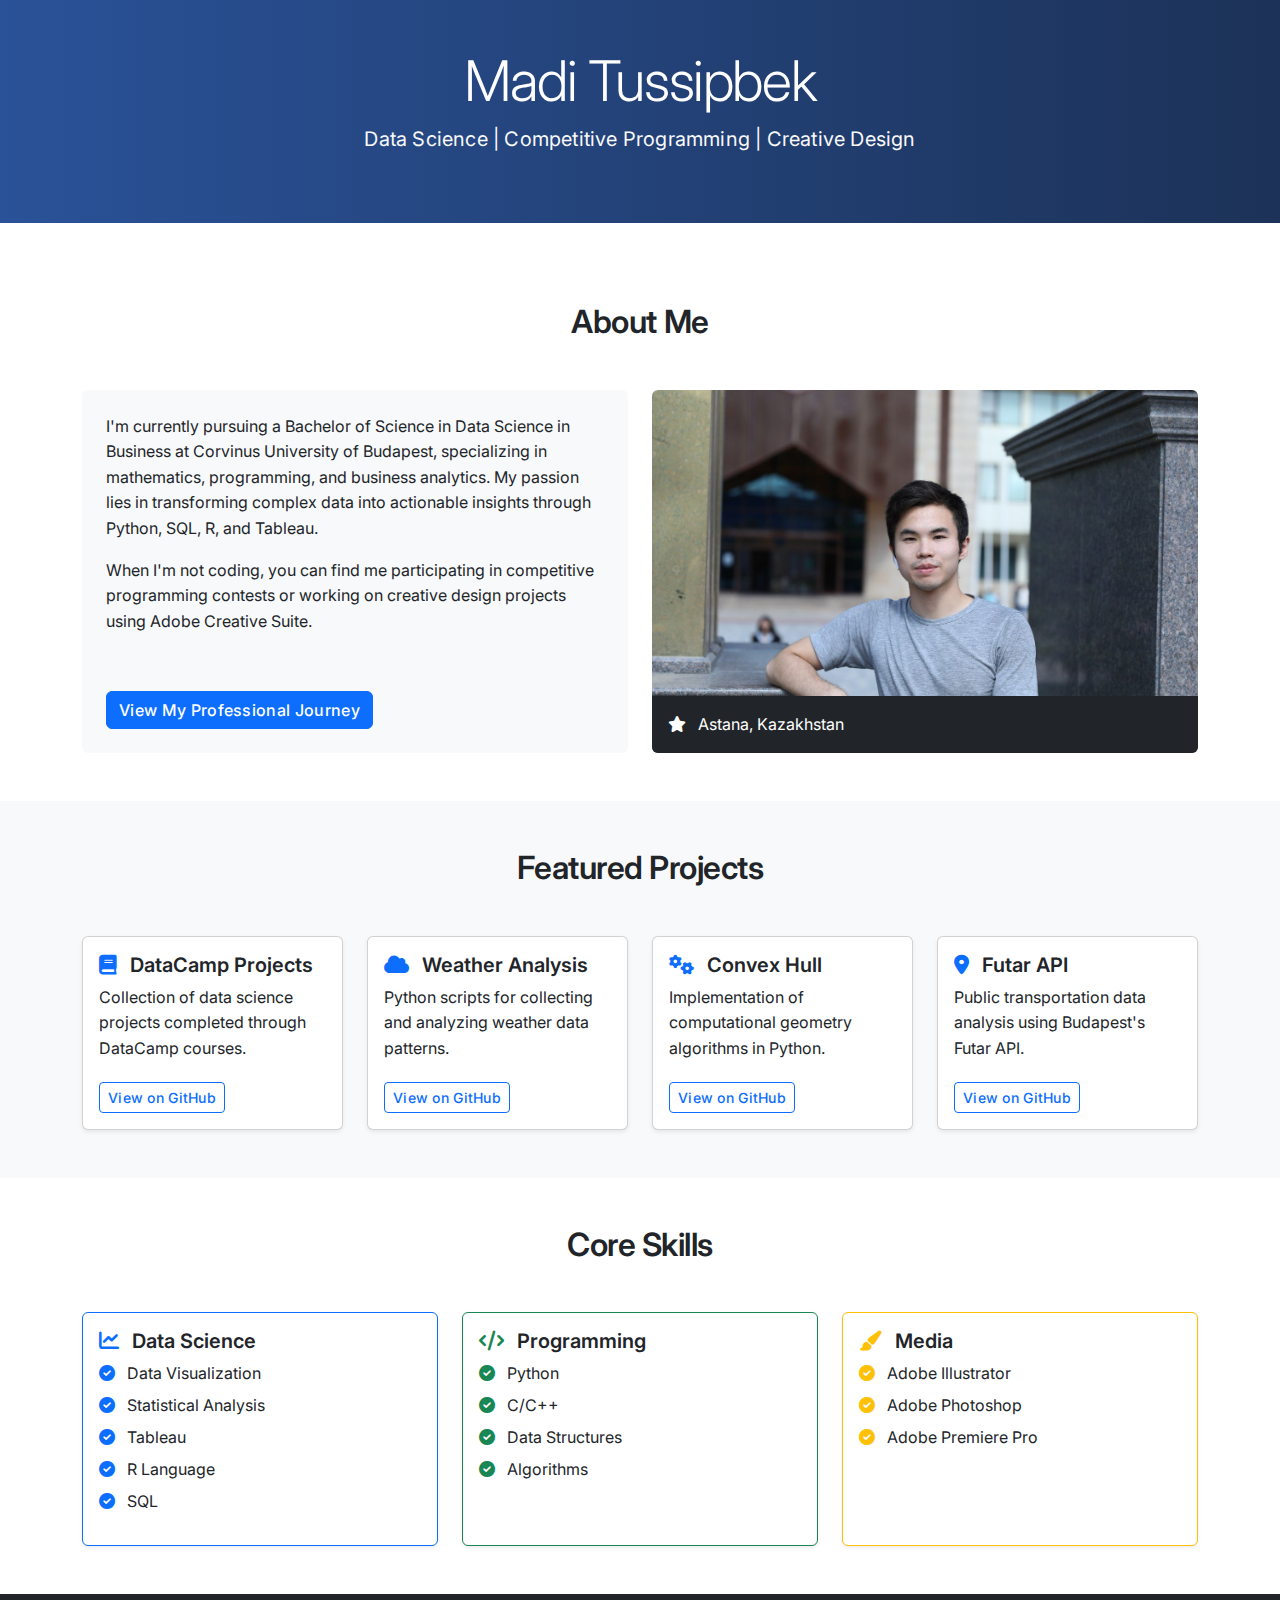
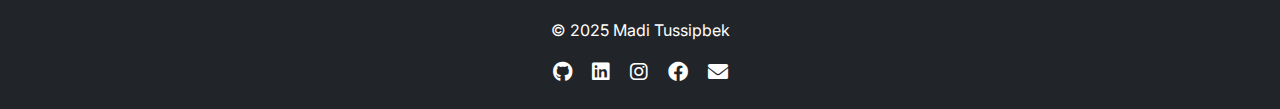
<file: index.html>
<!DOCTYPE html>
<html lang="en">
<head>
    <meta charset="UTF-8">
    <meta name="viewport" content="width=device-width, initial-scale=1.0">
    <title>Madi Tussipbek | Data Scientist</title>
    <link rel="preconnect" href="https://fonts.googleapis.com">
    <link rel="preconnect" href="https://fonts.gstatic.com" crossorigin>
    <link href="https://fonts.googleapis.com/css2?family=Inter:wght@400;500;600;700&display=swap" rel="stylesheet">
    <link href="https://cdn.jsdelivr.net/npm/bootstrap@5.3.0/dist/css/bootstrap.min.css" rel="stylesheet">
    <link href="https://cdnjs.cloudflare.com/ajax/libs/font-awesome/6.0.0-beta3/css/all.min.css" rel="stylesheet">
    <link rel="stylesheet" href="styles.css">
</head>
<body>
    <header class="header-gradient py-5">
        <div class="container text-center">
            <h1 class="display-4">Madi Tussipbek</h1>
            <p class="lead text-light">Data Science | Competitive Programming | Creative Design</p>
        </div>
    </header>

    <section id="about" class="py-5">
        <div class="container">
            <h2 class="text-center mb-5">About Me</h2>
            <div class="row g-4 align-items-stretch">
                <div class="col-lg-6">
                    <div class="bg-light p-4 rounded h-100 d-flex flex-column">
                        <div class="flex-grow-1">
                            <p class="mb-3">
                                I'm currently pursuing a Bachelor of Science in Data Science in Business at Corvinus University of Budapest, 
                                specializing in mathematics, programming, and business analytics. My passion lies in transforming complex data 
                                into actionable insights through Python, SQL, R, and Tableau.
                            </p>
                            <p class="mb-4">
                                When I'm not coding, you can find me participating in competitive programming contests or working on creative 
                                design projects using Adobe Creative Suite.
                            </p>
                        </div>
                        <div class="mt-auto">
                            <a href="roadmap.html" class="btn btn-primary">View My Professional Journey</a>
                        </div>
                    </div>
                </div>
                <div class="col-lg-6">
                    <div class="h-100 position-relative">
                        <img src="me.jpg" alt="Madi Tussipbek posing with goats" class="img-fluid rounded h-100 w-100 object-fit-cover">
                        <div class="image-caption bg-dark text-white p-3 rounded-bottom">
                            <i class="fas fa-star me-2"></i> Astana, Kazakhstan
                        </div>
                    </div>
                </div>
            </div>
        </div>
    </section>

    <section id="projects" class="py-5 bg-light">
        <div class="container">
            <h2 class="text-center mb-5">Featured Projects</h2>
            <div class="row g-4">
                <div class="col-md-6 col-xl-3">
                    <div class="card h-100 shadow-sm">
                        <div class="card-body">
                            <h3 class="h5 card-title"><i class="fas fa-book me-2 text-primary"></i> DataCamp Projects</h3>
                            <p class="card-text">Collection of data science projects completed through DataCamp courses.</p>
                            <a href="https://github.com/madimyn/DataCamp" class="btn btn-sm btn-outline-primary">View on GitHub</a>
                        </div>
                    </div>
                </div>
                <div class="col-md-6 col-xl-3">
                    <div class="card h-100 shadow-sm">
                        <div class="card-body">
                            <h3 class="h5 card-title"><i class="fas fa-cloud me-2 text-primary"></i> Weather Analysis</h3>
                            <p class="card-text">Python scripts for collecting and analyzing weather data patterns.</p>
                            <a href="https://github.com/madimyn/weather" class="btn btn-sm btn-outline-primary">View on GitHub</a>
                        </div>
                    </div>
                </div>
                <div class="col-md-6 col-xl-3">
                    <div class="card h-100 shadow-sm">
                        <div class="card-body">
                            <h3 class="h5 card-title"><i class="fas fa-cogs me-2 text-primary"></i> Convex Hull</h3>
                            <p class="card-text">Implementation of computational geometry algorithms in Python.</p>
                            <a href="https://github.com/madimyn/convex_hull" class="btn btn-sm btn-outline-primary">View on GitHub</a>
                        </div>
                    </div>
                </div>
                <div class="col-md-6 col-xl-3">
                    <div class="card h-100 shadow-sm">
                        <div class="card-body">
                            <h3 class="h5 card-title"><i class="fas fa-map-marker-alt me-2 text-primary"></i> Futar API</h3>
                            <p class="card-text">Public transportation data analysis using Budapest's Futar API.</p>
                            <a href="https://github.com/madimyn/futar_api" class="btn btn-sm btn-outline-primary">View on GitHub</a>
                        </div>
                    </div>
                </div>
            </div>
        </div>
    </section>

    <section id="skills" class="py-5">
        <div class="container">
            <h2 class="text-center mb-5">Core Skills</h2>
            <div class="row g-4">
                <div class="col-md-4">
                    <div class="card h-100 shadow-sm border-primary">
                        <div class="card-body">
                            <h3 class="h5 card-title"><i class="fas fa-chart-line me-2 text-primary"></i> Data Science</h3>
                            <ul class="list-unstyled">
                                <li class="mb-2"><i class="fas fa-check-circle text-primary me-2"></i> Data Visualization</li>
                                <li class="mb-2"><i class="fas fa-check-circle text-primary me-2"></i> Statistical Analysis</li>
                                <li class="mb-2"><i class="fas fa-check-circle text-primary me-2"></i> Tableau</li>
                                <li class="mb-2"><i class="fas fa-check-circle text-primary me-2"></i> R Language</li>
                                <li><i class="fas fa-check-circle text-primary me-2"></i> SQL</li>
                            </ul>
                        </div>
                    </div>
                </div>
                <div class="col-md-4">
                    <div class="card h-100 shadow-sm border-success">
                        <div class="card-body">
                            <h3 class="h5 card-title"><i class="fas fa-code me-2 text-success"></i> Programming</h3>
                            <ul class="list-unstyled">
                                <li class="mb-2"><i class="fas fa-check-circle text-success me-2"></i> Python</li>
                                <li class="mb-2"><i class="fas fa-check-circle text-success me-2"></i> C/C++</li>
                                <li class="mb-2"><i class="fas fa-check-circle text-success me-2"></i> Data Structures</li>
                                <li><i class="fas fa-check-circle text-success me-2"></i> Algorithms</li>
                            </ul>
                        </div>
                    </div>
                </div>
                <div class="col-md-4">
                    <div class="card h-100 shadow-sm border-warning">
                        <div class="card-body">
                            <h3 class="h5 card-title"><i class="fas fa-paint-brush me-2 text-warning"></i> Media</h3>
                            <ul class="list-unstyled">
                                <li class="mb-2"><i class="fas fa-check-circle text-warning me-2"></i> Adobe Illustrator</li>
                                <li class="mb-2"><i class="fas fa-check-circle text-warning me-2"></i> Adobe Photoshop</li>
                                <li><i class="fas fa-check-circle text-warning me-2"></i> Adobe Premiere Pro</li>
                            </ul>
                        </div>
                    </div>
                </div>
            </div>
        </div>
    </section>

    <footer class="bg-dark text-white py-4">
        <div class="container text-center">
            <p class="mb-0">&copy; 2025 Madi Tussipbek</p>
            <div class="mt-3">
                <a href="https://github.com/madimyn" class="text-white mx-2"><i class="fab fa-github fa-lg"></i></a>
                <a href="https://www.linkedin.com/in/madimyn/" class="text-white mx-2"><i class="fab fa-linkedin fa-lg"></i></a>
                <a href="https://instagram.com/madi.tuss" class="text-white mx-2"><i class="fab fa-instagram fa-lg"></i></a>
                <a href="https://www.facebook.com/share/18hTmyC3Sd/?mibextid=wwXIfr" class="text-white mx-2"><i class="fab fa-facebook fa-lg"></i></a>
                <a href="mailto:77th.uni@gmail.com" class="text-white mx-2"><i class="fas fa-envelope fa-lg"></i></a>
            </div>
        </div>
    </footer>

    <script src="https://cdn.jsdelivr.net/npm/bootstrap@5.3.0/dist/js/bootstrap.bundle.min.js"></script>
    <script src="script.js"></script>
</body>
</html>
</file>
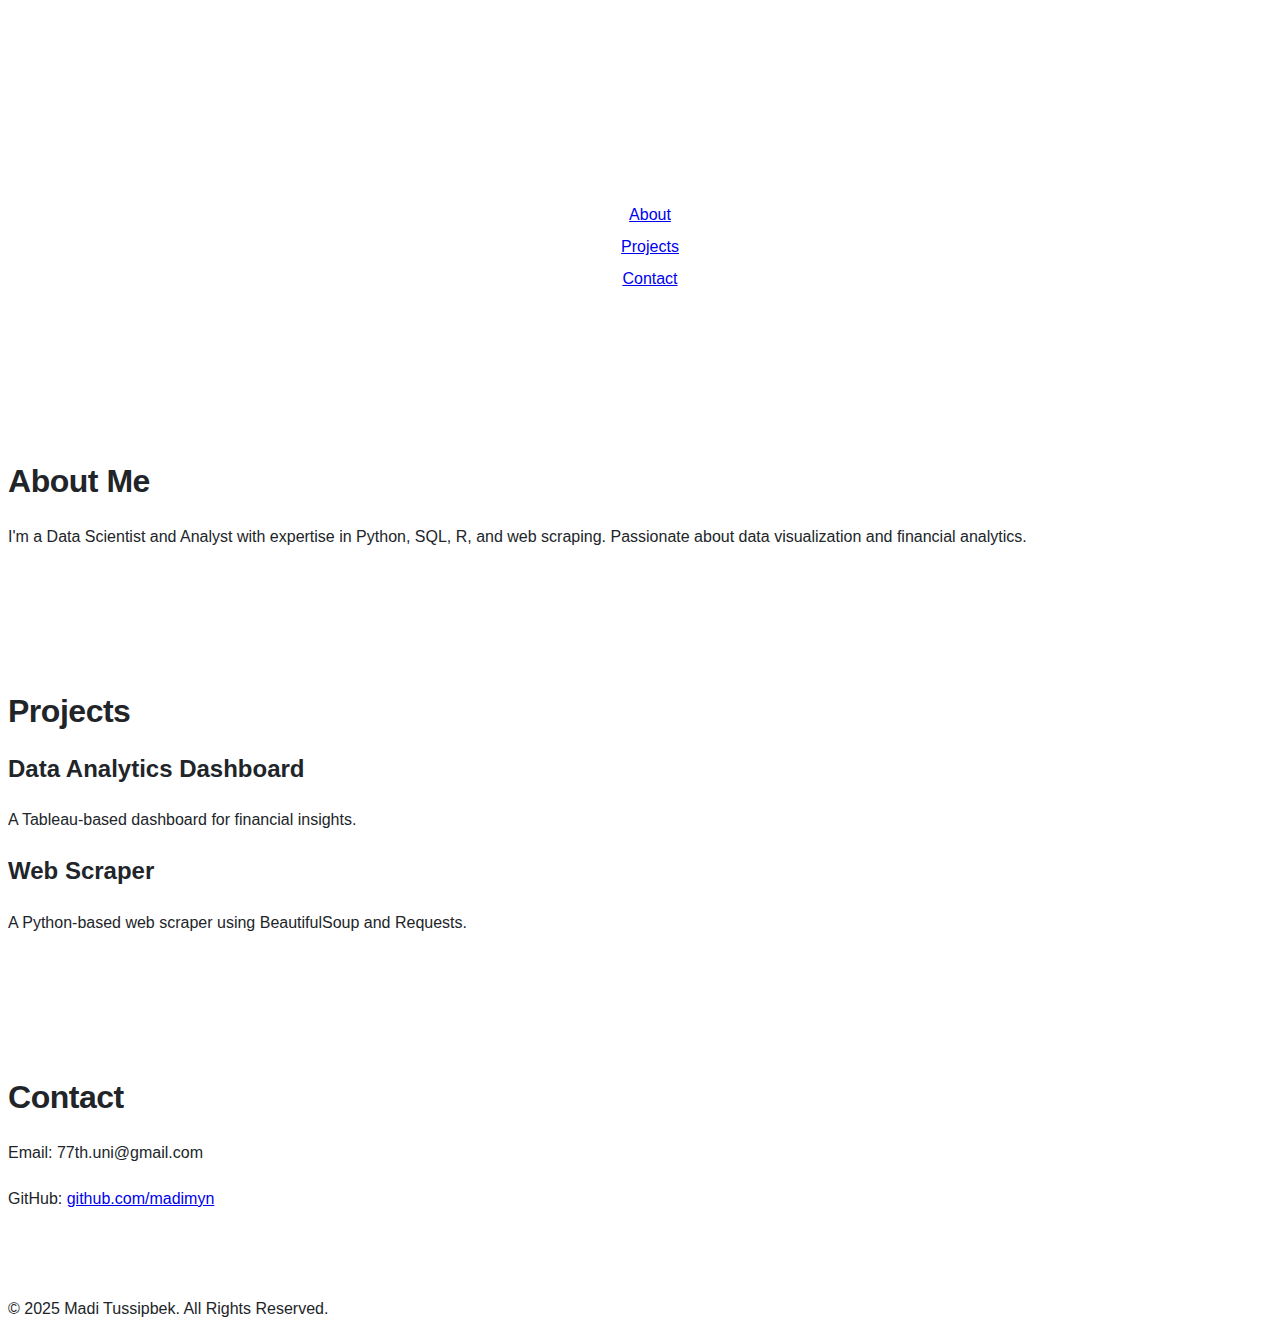
<file: portfolio.html>
<!DOCTYPE html>
<html lang="en">
<head>
    <meta charset="UTF-8">
    <meta name="viewport" content="width=device-width, initial-scale=1.0">
    <title>Madi's Portfolio</title>
    <link rel="stylesheet" href="styles.css">
</head>
<body>
    <header>
        <h1>Madi Tussipbek</h1>
        <p>Data Scientist | Analyst | Developer</p>
        <nav>
            <ul>
                <li><a href="#about">About</a></li>
                <li><a href="#projects">Projects</a></li>
                <li><a href="#contact">Contact</a></li>
            </ul>
        </nav>
    </header>
    
    <section id="about">
        <h2>About Me</h2>
        <p>I'm a Data Scientist and Analyst with expertise in Python, SQL, R, and web scraping. Passionate about data visualization and financial analytics.</p>
    </section>
    
    <section id="projects">
        <h2>Projects</h2>
        <div class="project">
            <h3>Data Analytics Dashboard</h3>
            <p>A Tableau-based dashboard for financial insights.</p>
        </div>
        <div class="project">
            <h3>Web Scraper</h3>
            <p>A Python-based web scraper using BeautifulSoup and Requests.</p>
        </div>
    </section>
    
    <section id="contact">
        <h2>Contact</h2>
        <p>Email: 77th.uni@gmail.com</p>
        <p>GitHub: <a href="https://github.com/madimyn">github.com/madimyn</a></p>
    </section>
    
    <footer>
        <p>&copy; 2025 Madi Tussipbek. All Rights Reserved.</p>
    </footer>
    
    <script src="script.js"></script>
</body>
</html>
</file>
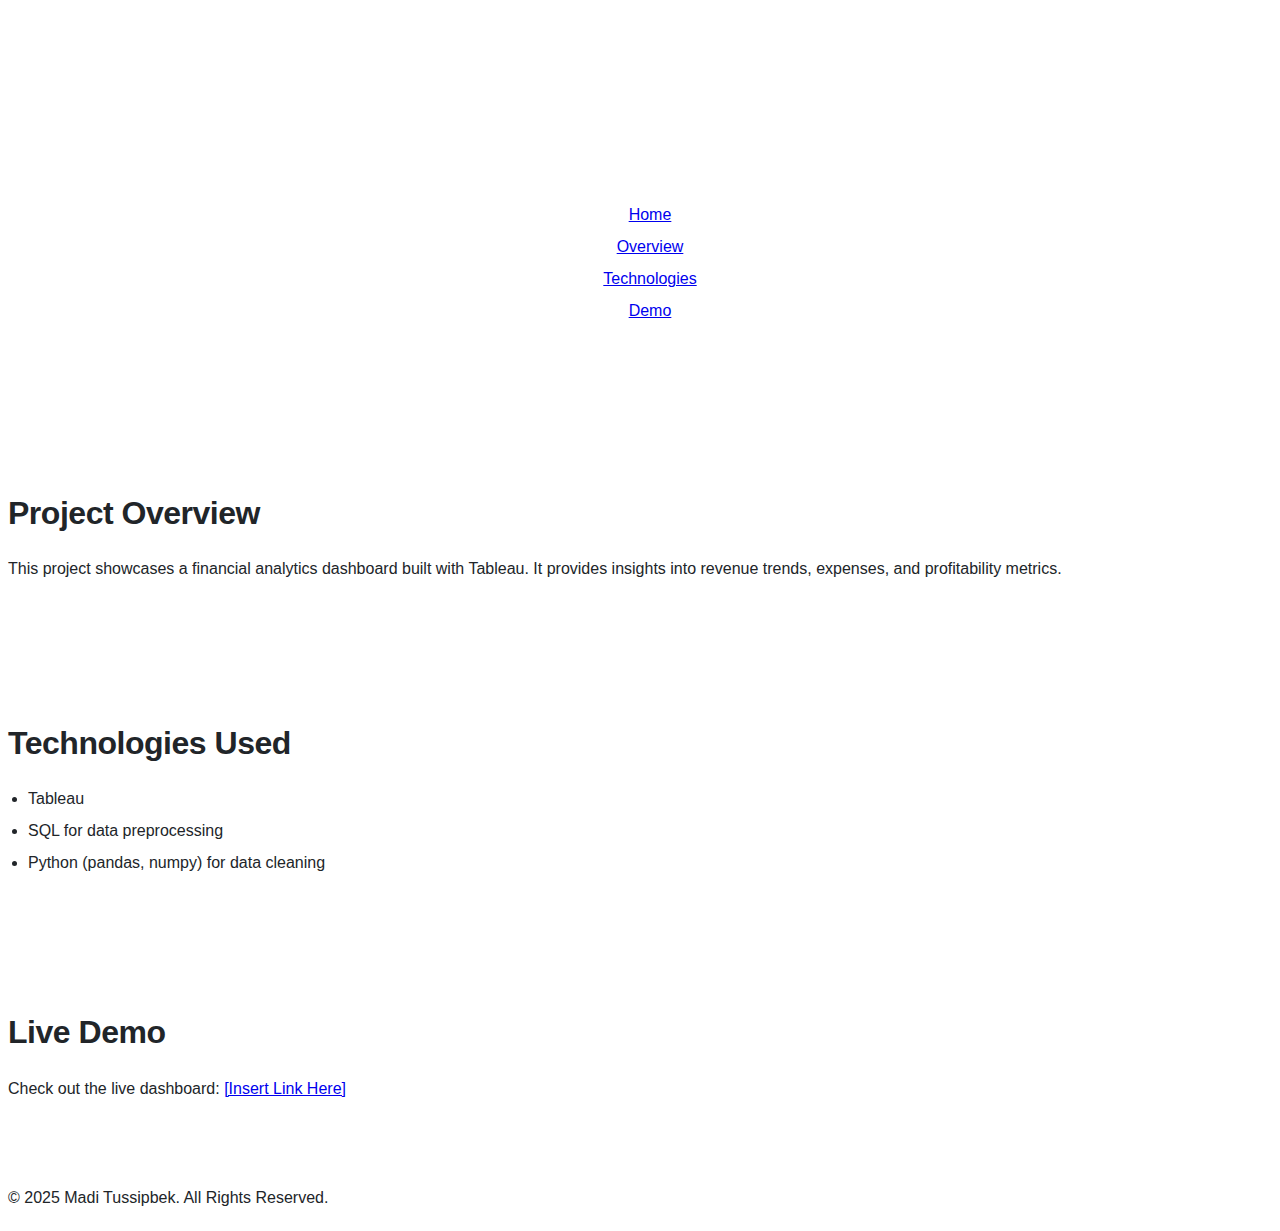
<file: project-1.html>
<!DOCTYPE html>
<html lang="en">
<head>
    <meta charset="UTF-8">
    <meta name="viewport" content="width=device-width, initial-scale=1.0">
    <title>Project - Data Analytics Dashboard</title>
    <link rel="stylesheet" href="styles.css">
</head>
<body>
    <header>
        <h1>Data Analytics Dashboard</h1>
        <p>A Tableau-based dashboard for financial insights.</p>
        <nav>
            <ul>
                <li><a href="index.html" class="nav-button">Home</a></li>
                <li><a href="#overview" class="nav-button">Overview</a></li>
                <li><a href="#technologies" class="nav-button">Technologies</a></li>
                <li><a href="#demo" class="nav-button">Demo</a></li>
            </ul>
        </nav>
    </header>
    
    <section id="overview">
        <h2>Project Overview</h2>
        <p>This project showcases a financial analytics dashboard built with Tableau. It provides insights into revenue trends, expenses, and profitability metrics.</p>
    </section>
    
    <section id="technologies">
        <h2>Technologies Used</h2>
        <ul>
            <li>Tableau</li>
            <li>SQL for data preprocessing</li>
            <li>Python (pandas, numpy) for data cleaning</li>
        </ul>
    </section>
    
    <section id="demo">
        <h2>Live Demo</h2>
        <p>Check out the live dashboard: <a href="#">[Insert Link Here]</a></p>
    </section>
    
    <footer>
        <p>&copy; 2025 Madi Tussipbek. All Rights Reserved.</p>
    </footer>
</body>
</html>
</file>
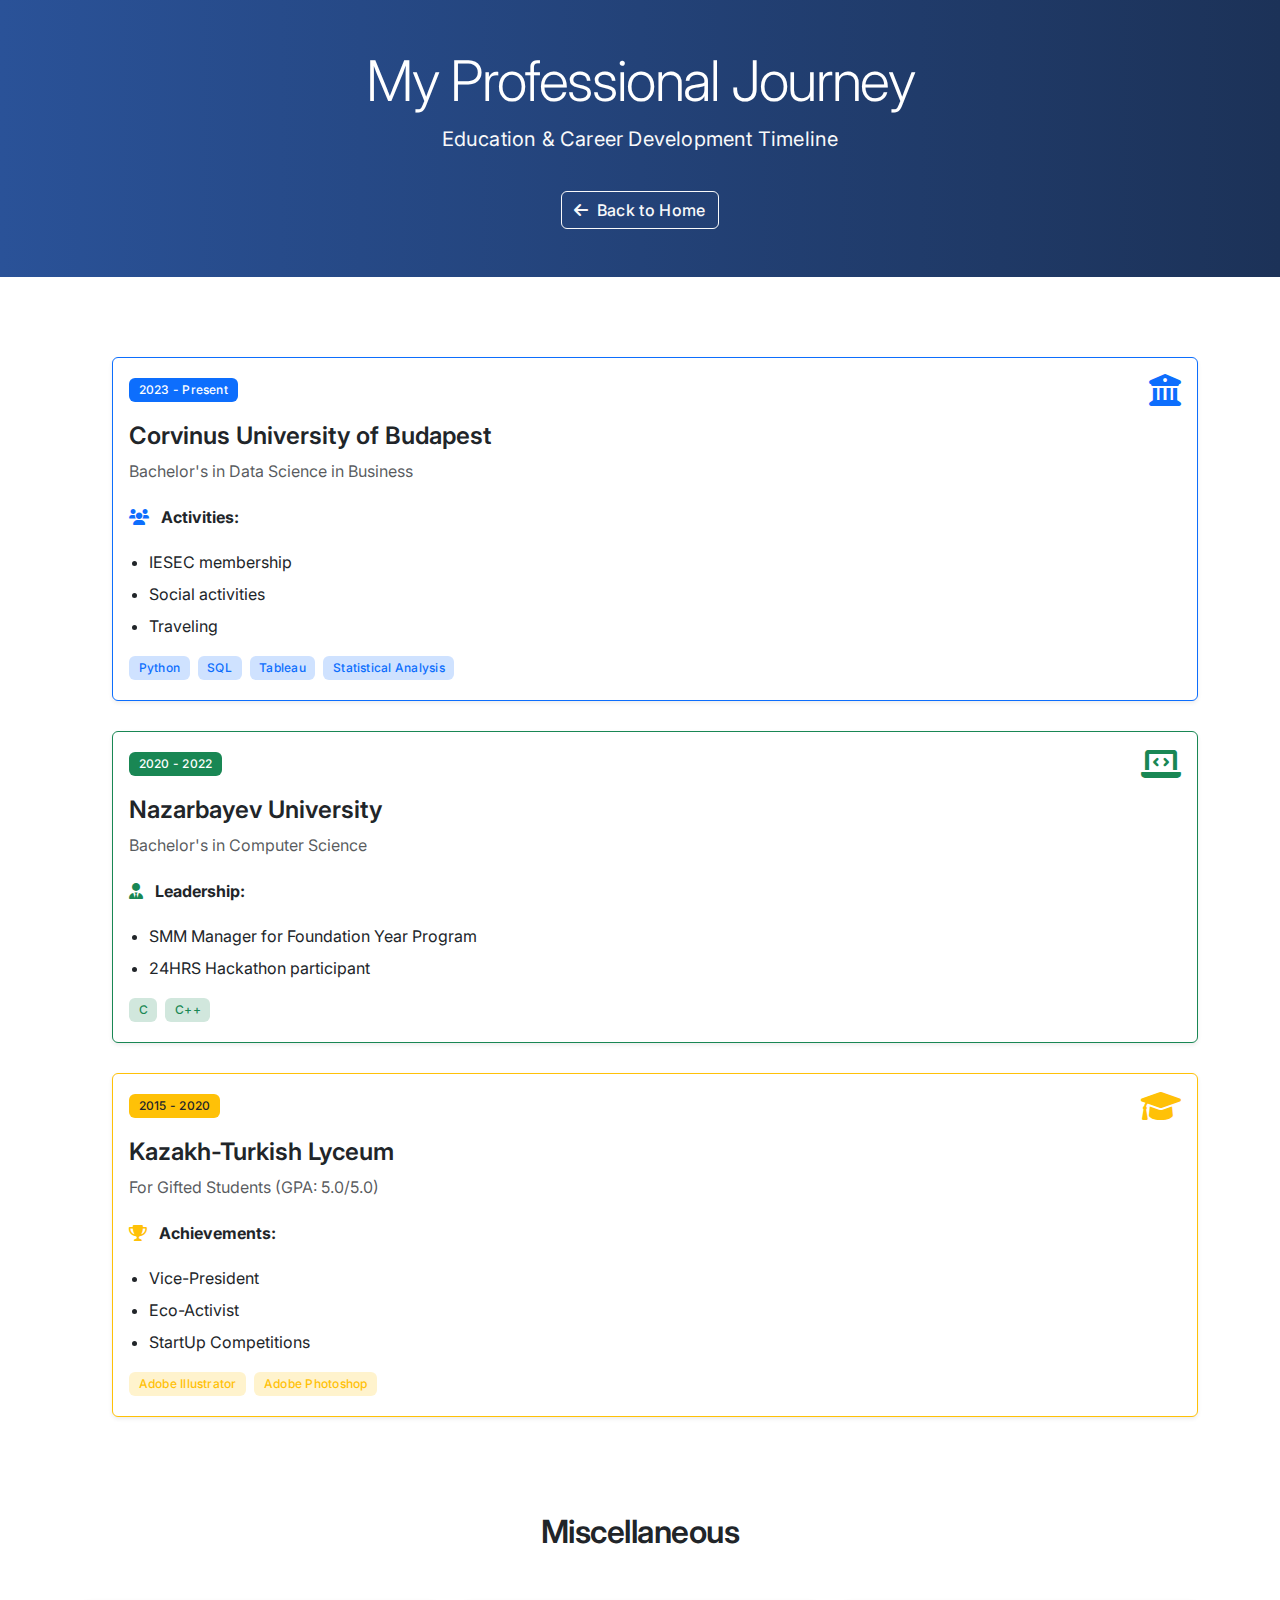
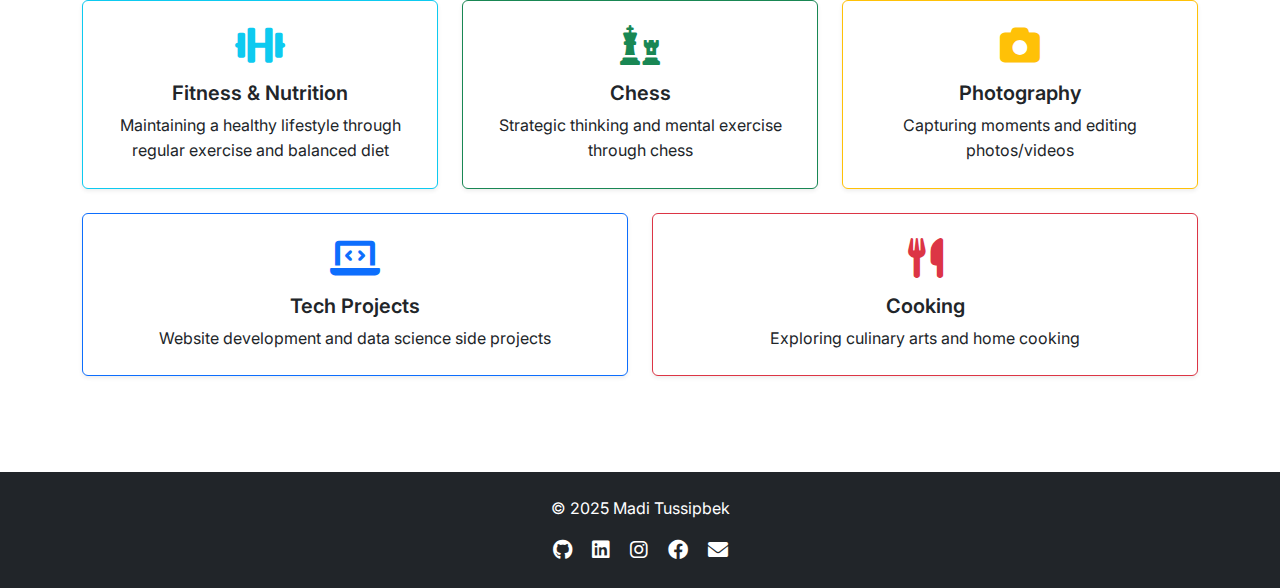
<file: roadmap.html>
<!DOCTYPE html>
<html lang="en">
<head>
    <meta charset="UTF-8">
    <meta name="viewport" content="width=device-width, initial-scale=1.0">
    <title>Madi's Professional Journey</title>
    <link rel="preconnect" href="https://fonts.googleapis.com">
    <link rel="preconnect" href="https://fonts.gstatic.com" crossorigin>
    <link href="https://fonts.googleapis.com/css2?family=Inter:wght@400;500;600;700&display=swap" rel="stylesheet">
    <link href="https://cdn.jsdelivr.net/npm/bootstrap@5.3.0/dist/css/bootstrap.min.css" rel="stylesheet">
    <link href="https://cdnjs.cloudflare.com/ajax/libs/font-awesome/6.0.0-beta3/css/all.min.css" rel="stylesheet">
    <link rel="stylesheet" href="styles.css">
</head>
<body>
    <header class="header-gradient py-5">
        <div class="container text-center">
            <h1 class="display-4">My Professional Journey</h1>
            <p class="lead text-light">Education & Career Development Timeline</p>
            <a href="https://madimyn.github.io/" class="btn btn-outline-light mt-3"><i class="fas fa-arrow-left me-2"></i>Back to Home</a>
        </div>
    </header>

    <main class="py-5">
        <div class="container">
            <div class="timeline-mobile">
                <!-- Previous code remains the same until timeline items -->

<div class="timeline-item">
    <div class="card shadow-sm mb-4 border-primary">
        <div class="card-body">
            <div class="d-flex justify-content-between align-items-center mb-3">
                <span class="badge bg-primary">2023 - Present</span>
                <i class="fas fa-university text-primary fa-2x"></i>
            </div>
            <h3 class="h4">Corvinus University of Budapest</h3>
            <p class="text-muted">Bachelor's in Data Science in Business</p>
            <div class="mt-3">
                <p><i class="fas fa-users me-2 text-primary"></i> <strong>Activities:</strong></p>
                <ul class="mb-2">
                    <li>IESEC membership</li>
                    <li>Social activities</li>
                    <li>Traveling</li>
                </ul>
                <div class="skills mt-3">
                    <span class="badge bg-primary-subtle text-primary me-1 mb-1">Python</span>
                    <span class="badge bg-primary-subtle text-primary me-1 mb-1">SQL</span>
                    <span class="badge bg-primary-subtle text-primary me-1 mb-1">Tableau</span>
                    <span class="badge bg-primary-subtle text-primary me-1 mb-1">Statistical Analysis</span>
                </div>
            </div>
        </div>
    </div>
</div>

<div class="timeline-item">
    <div class="card shadow-sm mb-4 border-success">
        <div class="card-body">
            <div class="d-flex justify-content-between align-items-center mb-3">
                <span class="badge bg-success">2020 - 2022</span>
                <i class="fas fa-laptop-code text-success fa-2x"></i>
            </div>
            <h3 class="h4">Nazarbayev University</h3>
            <p class="text-muted">Bachelor's in Computer Science</p>
            <div class="mt-3">
                <p><i class="fas fa-user-tie me-2 text-success"></i> <strong>Leadership:</strong></p>
                <ul class="mb-2">
                    <li>SMM Manager for Foundation Year Program</li>
                    <li>24HRS Hackathon participant</li>

                </ul>
                <div class="skills mt-3">
                    <span class="badge bg-success-subtle text-success me-1 mb-1">C</span>
                    <span class="badge bg-success-subtle text-success me-1 mb-1">C++</span>
                </div>
            </div>
        </div>
    </div>
</div>

<div class="timeline-item">
    <div class="card shadow-sm mb-4 border-warning">
        <div class="card-body">
            <div class="d-flex justify-content-between align-items-center mb-3">
                <span class="badge bg-warning text-dark">2015 - 2020</span>
                <i class="fas fa-graduation-cap text-warning fa-2x"></i>
            </div>
            <h3 class="h4">Kazakh-Turkish Lyceum</h3>
            <p class="text-muted">For Gifted Students (GPA: 5.0/5.0)</p>
            <div class="mt-3">
                <p><i class="fas fa-trophy me-2 text-warning"></i> <strong>Achievements:</strong></p>
                <ul class="mb-2">
                    <li>Vice-President</li>
                    <li>Eco-Activist</li>
                    <li>StartUp Competitions</li>
                </ul>
                <div class="skills mt-3">
                    <span class="badge bg-warning-subtle text-warning me-1 mb-1">Adobe Illustrator</span>
                    <span class="badge bg-warning-subtle text-warning me-1 mb-1">Adobe Photoshop</span>
                </div>
            </div>
        </div>
    </div>
</div>
<section id="miscellaneous" class="mt-5 pt-5">
    <h2 class="text-center mb-5">Miscellaneous</h2>
    <div class="row g-4">
        <div class="col-md-4">
            <div class="card h-100 shadow-sm border-info">
                <div class="card-body text-center p-4">
                    <i class="fas fa-dumbbell text-info mb-3" style="font-size: 2.5rem;"></i>
                    <h3 class="h5">Fitness & Nutrition</h3>
                    <p class="mb-0">Maintaining a healthy lifestyle through regular exercise and balanced diet</p>
                </div>
            </div>
        </div>
        <div class="col-md-4">
            <div class="card h-100 shadow-sm border-success">
                <div class="card-body text-center p-4">
                    <i class="fas fa-chess text-success mb-3" style="font-size: 2.5rem;"></i>
                    <h3 class="h5">Chess</h3>
                    <p class="mb-0">Strategic thinking and mental exercise through chess</p>
                </div>
            </div>
        </div>
        <div class="col-md-4">
            <div class="card h-100 shadow-sm border-warning">
                <div class="card-body text-center p-4">
                    <i class="fas fa-camera text-warning mb-3" style="font-size: 2.5rem;"></i>
                    <h3 class="h5">Photography</h3>
                    <p class="mb-0">Capturing moments and editing photos/videos</p>
                </div>
            </div>
        </div>
        <div class="col-md-6">
            <div class="card h-100 shadow-sm border-primary">
                <div class="card-body text-center p-4">
                    <i class="fas fa-laptop-code text-primary mb-3" style="font-size: 2.5rem;"></i>
                    <h3 class="h5">Tech Projects</h3>
                    <p class="mb-0">Website development and data science side projects</p>
                </div>
            </div>
        </div>
        <div class="col-md-6">
            <div class="card h-100 shadow-sm border-danger">
                <div class="card-body text-center p-4">
                    <i class="fas fa-utensils text-danger mb-3" style="font-size: 2.5rem;"></i>
                    <h3 class="h5">Cooking</h3>
                    <p class="mb-0">Exploring culinary arts and home cooking</p>
                </div>
            </div>
        </div>
    </div>
</section>
</div>
</main>
    <footer class="bg-dark text-white py-4">
        <div class="container text-center">
            <p class="mb-0">&copy; 2025 Madi Tussipbek</p>
            <div class="mt-3">
                <a href="https://github.com/madimyn" class="text-white mx-2"><i class="fab fa-github fa-lg"></i></a>
                <a href="https://www.linkedin.com/in/madimyn/" class="text-white mx-2"><i class="fab fa-linkedin fa-lg"></i></a>
                <a href="https://instagram.com/madi.tuss" class="text-white mx-2"><i class="fab fa-instagram fa-lg"></i></a>
                <a href="https://www.facebook.com/share/18hTmyC3Sd/?mibextid=wwXIfr" class="text-white mx-2"><i class="fab fa-facebook fa-lg"></i></a>
                <a href="mailto:77th.uni@gmail.com" class="text-white mx-2"><i class="fas fa-envelope fa-lg"></i></a>
            </div>
        </div>
    </footer>

    <script src="https://cdn.jsdelivr.net/npm/bootstrap@5.3.0/dist/js/bootstrap.bundle.min.js"></script>
    <script src="script.js"></script>
</body>
</html>
</file>
<file: styles.css>
/* Updated font styles */
:root {
    --font-primary: 'Inter', -apple-system, BlinkMacSystemFont, 'Segoe UI', Roboto, Oxygen, Ubuntu, Cantarell, sans-serif;
    --font-secondary: 'Inter', 'Helvetica Neue', Arial, sans-serif;
}

body {
    font-family: var(--font-primary);
    font-weight: 400;
    line-height: 1.6;
    color: #212529;
}

/* Add this to your styles.css */
.header-gradient {
    background: linear-gradient(270deg, #1a2a4f, #152238, #2a5298);
    background-size: 300% 300%;
    animation: GradientBackground 15s ease infinite;
}

@keyframes GradientBackground {
    0% { background-position: 0% 50% }
    50% { background-position: 100% 50% }
    100% { background-position: 0% 50% }
}

.section-divider {
    border-top: 1px solid rgba(0,0,0,0.1);
    margin: 1.5rem 0;
}
.compact-section {
    padding: 1.5rem 0;
}

.compact-img {
     height: 120px;
    width: 100%;
    object-fit: cover;
    border-radius: 4px;
    box-shadow: 0 2px 8px rgba(0,0,0,0.1);
}

/* Keep your existing header styles but remove the background-color */
header {
    transition: background 1s ease;
    padding: 3rem 0;
    text-align: center;
    margin-bottom: 2rem;
    border-bottom: 3px solid var(--accent);
    color: white;
}

h1, h2, h3, h4, h5, h6 {
    font-family: var(--font-secondary);
    font-weight: 600;
    line-height: 1.2;
}


/* Add this to load Inter font from Google Fonts */
@import url('https://fonts.googleapis.com/css2?family=Inter:wght@400;500;600;700&display=swap');

/* Improved typography */
h1 {
    font-size: 2.5rem;
    letter-spacing: -0.025em;
}

h2 {
    font-size: 2rem;
    letter-spacing: -0.015em;
    margin-bottom: 1.5rem;
}

h3 {
    font-size: 1.5rem;
}

.card-title {
    font-weight: 600;
}

.lead {
    font-weight: 400;
    letter-spacing: 0.01em;
}

/* Better paragraph spacing */
p {
    margin-bottom: 1.25rem;
}

/* Special styling for timeline dates */
.timeline-date {
    font-weight: 600;
    letter-spacing: 0.02em;
}

/* Better list styling */
ul {
    padding-left: 1.25rem;
}

li {
    margin-bottom: 0.5rem;
    line-height: 1.5;
}

/* Cards */
.card-body h3 {
    font-weight: 600;
}

/* Badges */
.badge {
    font-weight: 500;
    letter-spacing: 0.02em;
}

/* Buttons */
.btn {
    font-weight: 500;
    letter-spacing: 0.02em;
}

/* Navigation */
.navbar-brand {
    font-weight: 600;
}

.nav-link {
    font-weight: 500;
}

/* Image caption */
.image-caption {
    position: absolute;
    bottom: 0;
    left: 0;
    right: 0;
    padding: 1rem;
    background: rgba(0, 0, 0, 0.7);
    color: white;
    border-bottom-left-radius: 0.375rem;
    border-bottom-right-radius: 0.375rem;
}

/* Custom card hover effect */
.card {
    transition: transform 0.3s ease, box-shadow 0.3s ease;
}

.card:hover {
    transform: translateY(-5px);
    box-shadow: 0 10px 20px rgba(0, 0, 0, 0.1) !important;
}

/* Skills badges */
.badge {
    font-weight: 500;
    padding: 0.5em 0.8em;
}

/* Timeline mobile styles */
.timeline-mobile .timeline-item {
    position: relative;
    padding-left: 30px;
    margin-bottom: 30px;
}

.timeline-mobile .timeline-item:last-child {
    margin-bottom: 0;
}

.timeline-mobile .timeline-item::before {
    content: '';
    position: absolute;
    left: 0;
    top: 0;
    bottom: -30px;
    width: 2px;
    background: var(--primary);
}

.timeline-mobile .timeline-item:last-child::before {
    display: none;
}

.timeline-mobile .timeline-item::after {
    content: '';
    position: absolute;
    left: -6px;
    top: 0;
    width: 14px;
    height: 14px;
    border-radius: 50%;
    background: white;
    border: 3px solid var(--primary);
}

/* Make image fill container */
.object-fit-cover {
    object-fit: cover;
}

/* Section padding */
section {
    padding: 3rem 0;
}

/* Social icons hover effect */
.social-links a {
    transition: transform 0.3s ease, color 0.3s ease;
}

.social-links a:hover {
    transform: translateY(-3px);
    color: var(--primary) !important;
}

@media (max-width: 768px) {
    .header-gradient {
        animation: GradientBackground 25s ease infinite;
    }
}
</file>
